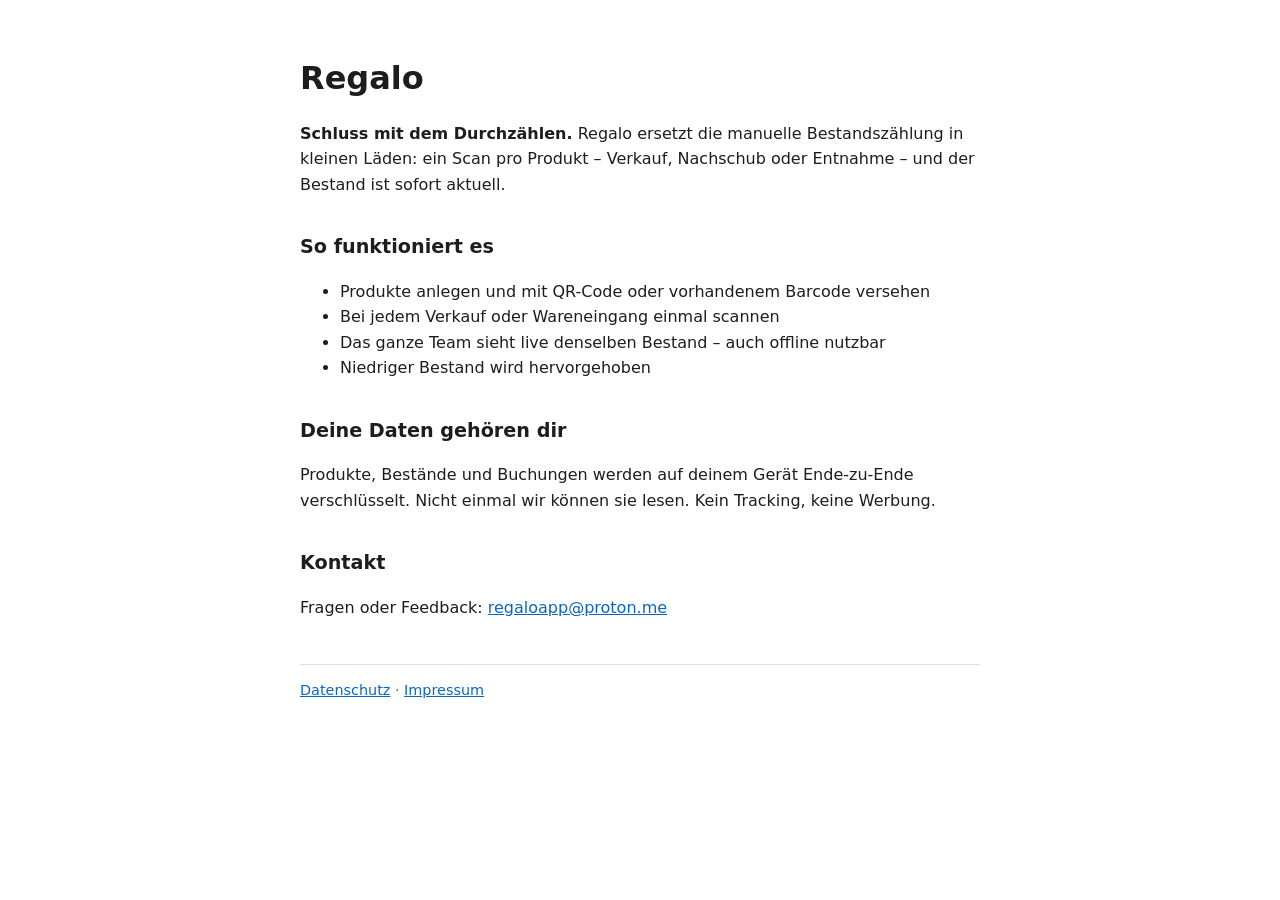
<file: index.html>
<!doctype html>
<html lang="de"><head><meta charset="utf-8"><meta name="viewport" content="width=device-width,initial-scale=1">
<title>Regalo – Bestand für kleine Läden</title><link rel="stylesheet" href="style.css"></head>
<body>
<h1>Regalo</h1>
<p><strong>Schluss mit dem Durchzählen.</strong> Regalo ersetzt die manuelle Bestandszählung in kleinen Läden: ein Scan pro Produkt – Verkauf, Nachschub oder Entnahme – und der Bestand ist sofort aktuell.</p>
<h2>So funktioniert es</h2>
<ul>
<li>Produkte anlegen und mit QR-Code oder vorhandenem Barcode versehen</li>
<li>Bei jedem Verkauf oder Wareneingang einmal scannen</li>
<li>Das ganze Team sieht live denselben Bestand – auch offline nutzbar</li>
<li>Niedriger Bestand wird hervorgehoben</li>
</ul>
<h2>Deine Daten gehören dir</h2>
<p>Produkte, Bestände und Buchungen werden auf deinem Gerät Ende-zu-Ende verschlüsselt. Nicht einmal wir können sie lesen. Kein Tracking, keine Werbung.</p>
<h2>Kontakt</h2>
<p>Fragen oder Feedback: <a href="mailto:regaloapp@proton.me">regaloapp@proton.me</a></p>
<footer><a href="datenschutz.html">Datenschutz</a> · <a href="impressum.html">Impressum</a></footer>
</body></html>
</file>
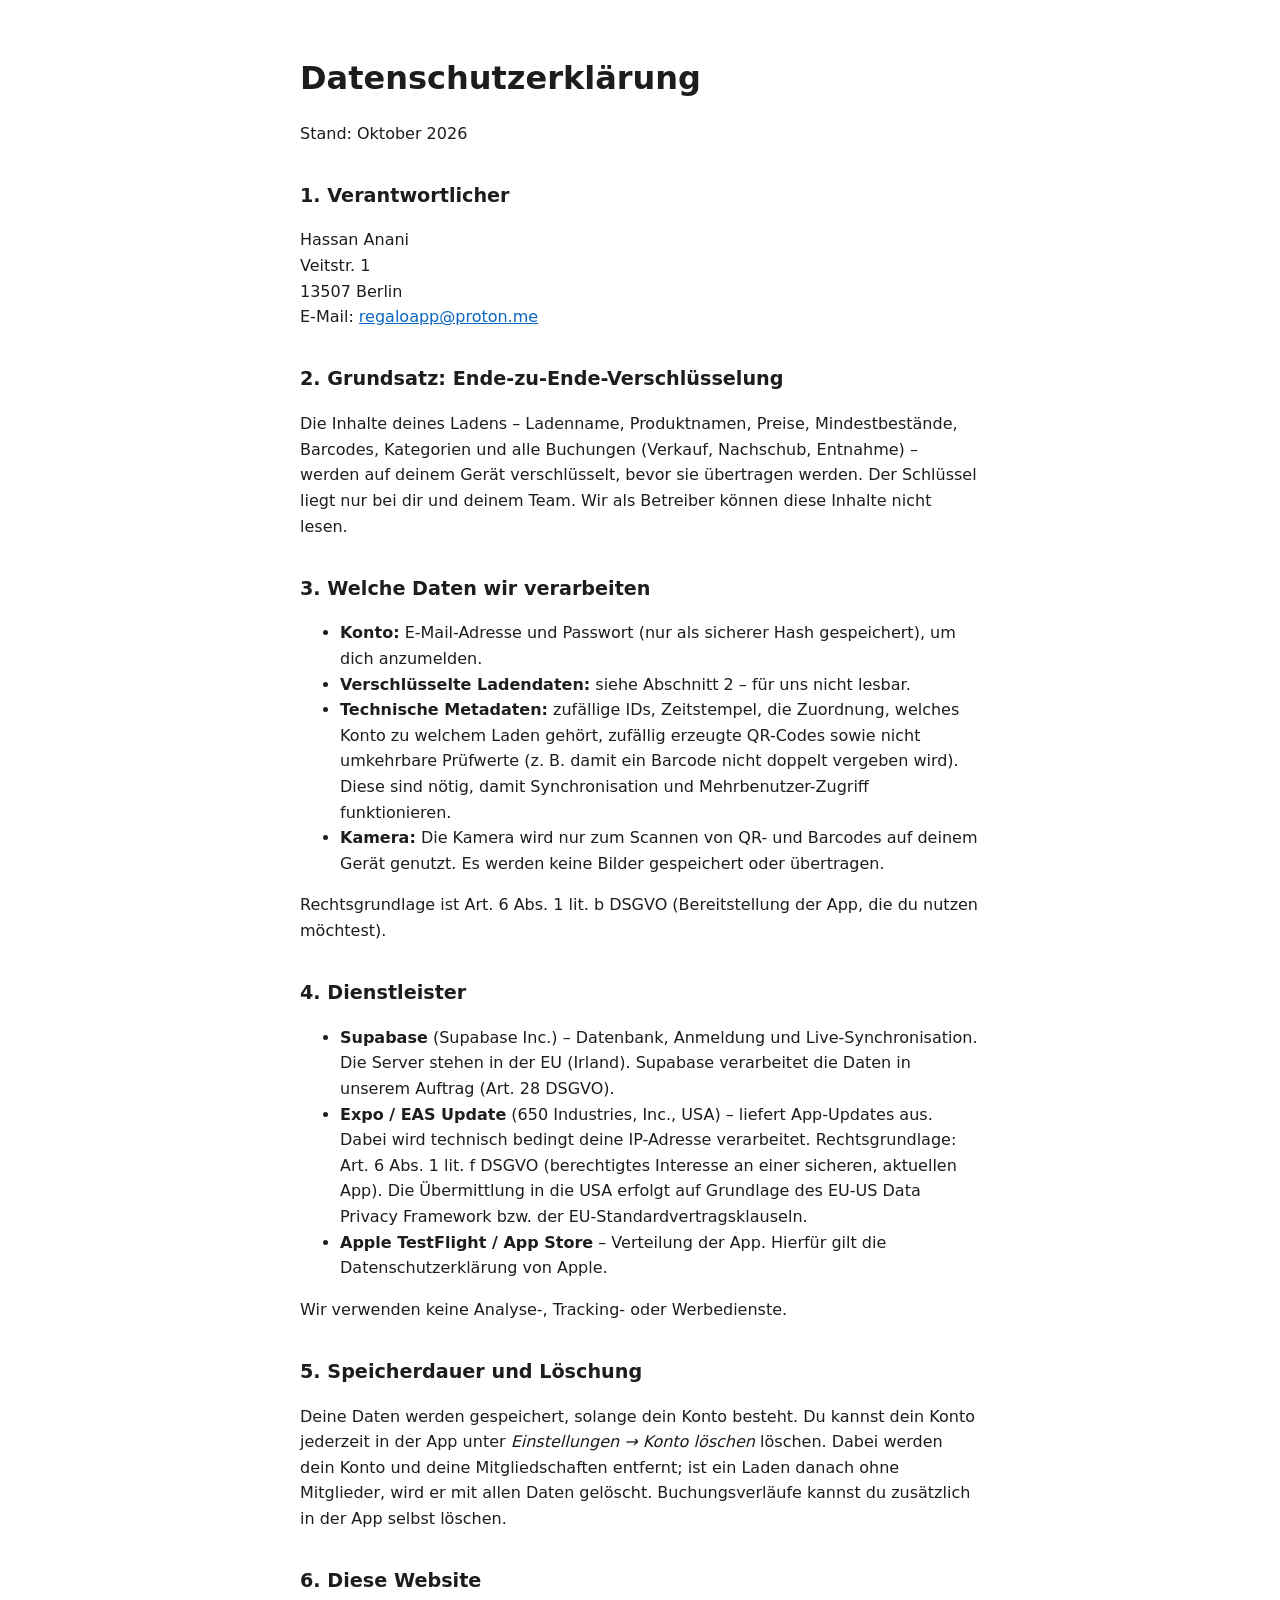
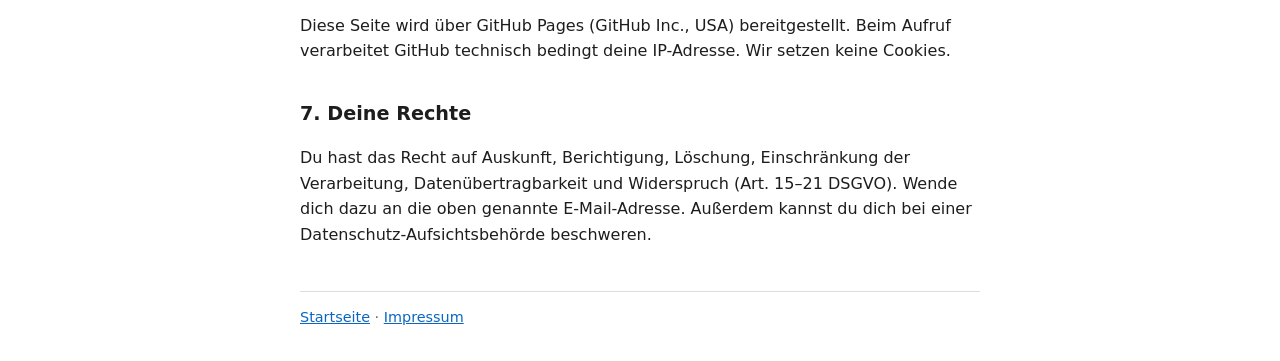
<file: datenschutz.html>
<!doctype html>
<html lang="de"><head><meta charset="utf-8"><meta name="viewport" content="width=device-width,initial-scale=1">
<title>Datenschutzerklärung – Regalo</title><link rel="stylesheet" href="style.css"></head>
<body>
<h1>Datenschutzerklärung</h1>
<p>Stand: Oktober 2026</p>

<h2>1. Verantwortlicher</h2>
<p>Hassan Anani<br>Veitstr. 1<br>13507 Berlin<br>E-Mail: <a href="mailto:regaloapp@proton.me">regaloapp@proton.me</a></p>

<h2>2. Grundsatz: Ende-zu-Ende-Verschlüsselung</h2>
<p>Die Inhalte deines Ladens – Ladenname, Produktnamen, Preise, Mindestbestände, Barcodes, Kategorien und alle Buchungen (Verkauf, Nachschub, Entnahme) – werden auf deinem Gerät verschlüsselt, bevor sie übertragen werden. Der Schlüssel liegt nur bei dir und deinem Team. Wir als Betreiber können diese Inhalte nicht lesen.</p>

<h2>3. Welche Daten wir verarbeiten</h2>
<ul>
<li><strong>Konto:</strong> E-Mail-Adresse und Passwort (nur als sicherer Hash gespeichert), um dich anzumelden.</li>
<li><strong>Verschlüsselte Ladendaten:</strong> siehe Abschnitt 2 – für uns nicht lesbar.</li>
<li><strong>Technische Metadaten:</strong> zufällige IDs, Zeitstempel, die Zuordnung, welches Konto zu welchem Laden gehört, zufällig erzeugte QR-Codes sowie nicht umkehrbare Prüfwerte (z. B. damit ein Barcode nicht doppelt vergeben wird). Diese sind nötig, damit Synchronisation und Mehrbenutzer-Zugriff funktionieren.</li>
<li><strong>Kamera:</strong> Die Kamera wird nur zum Scannen von QR- und Barcodes auf deinem Gerät genutzt. Es werden keine Bilder gespeichert oder übertragen.</li>
</ul>
<p>Rechtsgrundlage ist Art. 6 Abs. 1 lit. b DSGVO (Bereitstellung der App, die du nutzen möchtest).</p>

<h2>4. Dienstleister</h2>
<ul>
<li><strong>Supabase</strong> (Supabase Inc.) – Datenbank, Anmeldung und Live-Synchronisation. Die Server stehen in der EU (Irland). Supabase verarbeitet die Daten in unserem Auftrag (Art. 28 DSGVO).</li>
<li><strong>Expo / EAS Update</strong> (650 Industries, Inc., USA) – liefert App-Updates aus. Dabei wird technisch bedingt deine IP-Adresse verarbeitet. Rechtsgrundlage: Art. 6 Abs. 1 lit. f DSGVO (berechtigtes Interesse an einer sicheren, aktuellen App). Die Übermittlung in die USA erfolgt auf Grundlage des EU-US Data Privacy Framework bzw. der EU-Standardvertragsklauseln.</li>
<li><strong>Apple TestFlight / App Store</strong> – Verteilung der App. Hierfür gilt die Datenschutzerklärung von Apple.</li>
</ul>
<p>Wir verwenden keine Analyse-, Tracking- oder Werbedienste.</p>

<h2>5. Speicherdauer und Löschung</h2>
<p>Deine Daten werden gespeichert, solange dein Konto besteht. Du kannst dein Konto jederzeit in der App unter <em>Einstellungen → Konto löschen</em> löschen. Dabei werden dein Konto und deine Mitgliedschaften entfernt; ist ein Laden danach ohne Mitglieder, wird er mit allen Daten gelöscht. Buchungsverläufe kannst du zusätzlich in der App selbst löschen.</p>

<h2>6. Diese Website</h2>
<p>Diese Seite wird über GitHub Pages (GitHub Inc., USA) bereitgestellt. Beim Aufruf verarbeitet GitHub technisch bedingt deine IP-Adresse. Wir setzen keine Cookies.</p>

<h2>7. Deine Rechte</h2>
<p>Du hast das Recht auf Auskunft, Berichtigung, Löschung, Einschränkung der Verarbeitung, Datenübertragbarkeit und Widerspruch (Art. 15–21 DSGVO). Wende dich dazu an die oben genannte E-Mail-Adresse. Außerdem kannst du dich bei einer Datenschutz-Aufsichtsbehörde beschweren.</p>

<footer><a href="index.html">Startseite</a> · <a href="impressum.html">Impressum</a></footer>
</body></html>
</file>
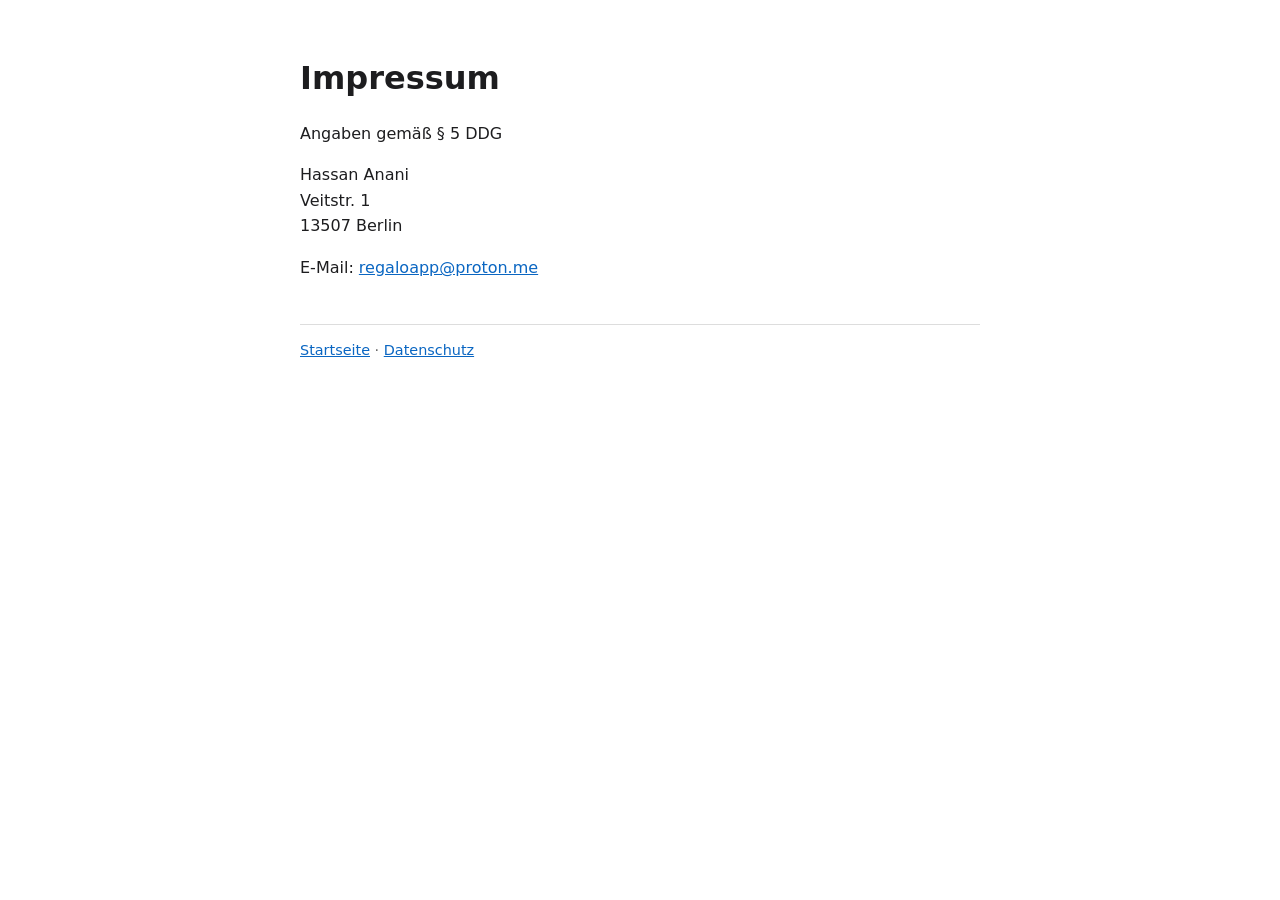
<file: impressum.html>
<!doctype html>
<html lang="de"><head><meta charset="utf-8"><meta name="viewport" content="width=device-width,initial-scale=1">
<title>Impressum – Regalo</title><link rel="stylesheet" href="style.css"></head>
<body>
<h1>Impressum</h1>
<p>Angaben gemäß § 5 DDG</p>
<p>Hassan Anani<br>Veitstr. 1<br>13507 Berlin</p>
<p>E-Mail: <a href="mailto:regaloapp@proton.me">regaloapp@proton.me</a></p>
<footer><a href="index.html">Startseite</a> · <a href="datenschutz.html">Datenschutz</a></footer>
</body></html>
</file>
<file: style.css>
body{font-family:-apple-system,system-ui,sans-serif;max-width:680px;margin:0 auto;padding:32px 20px;line-height:1.6;color:#1d1d1f}
h1{font-size:2rem;margin-bottom:.2em}h2{margin-top:1.8em;font-size:1.2rem}
a{color:#0a66c2}footer{margin-top:3em;font-size:.9rem;color:#666;border-top:1px solid #ddd;padding-top:1em}
</file>
